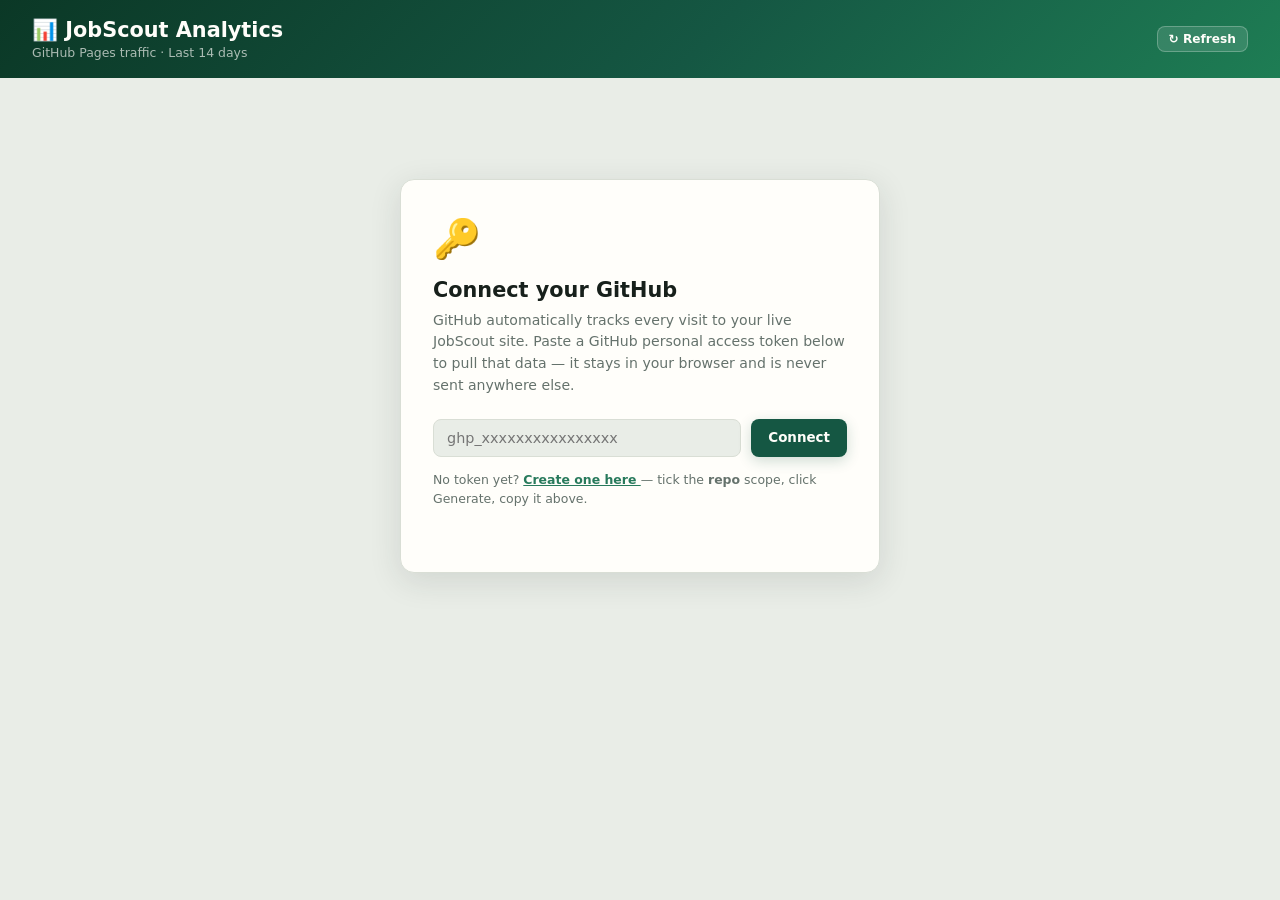
<file: analytics.html>
<!doctype html>
<html lang="en">
<head>
  <meta charset="utf-8">
  <meta name="viewport" content="width=device-width, initial-scale=1">
  <title>JobScout — Analytics</title>
  <style>
    :root {
      --ink: #17201b;
      --muted: #65726c;
      --panel: #f7f5ef;
      --paper: #fffefa;
      --line: #d9ded5;
      --green: #287a5c;
      --green-dark: #155743;
      --gold: #b87a18;
      --red: #c04a3b;
      --bg: #e9ede7;
      --shadow: 0 8px 32px rgba(35,44,38,0.12);
    }
    * { box-sizing: border-box; }
    body {
      margin: 0;
      background: var(--bg);
      color: var(--ink);
      font-family: Inter, ui-sans-serif, system-ui, -apple-system, sans-serif;
      min-height: 100vh;
    }
    h1, h2, h3, p { margin: 0; }

    /* ── Header ── */
    .top-bar {
      background: linear-gradient(135deg, #0b3826 0%, var(--green-dark) 55%, #1e7d54 100%);
      padding: 18px 32px;
      display: flex;
      align-items: center;
      justify-content: space-between;
      gap: 16px;
    }
    .top-bar h1 { color: #fffefa; font-size: 1.3rem; }
    .top-bar p  { color: rgba(255,254,250,0.65); font-size: 0.78rem; margin-top: 3px; }
    .top-bar-right { display: flex; align-items: center; gap: 10px; }
    #lastUpdated { color: rgba(255,254,250,0.55); font-size: 0.78rem; }

    /* ── Buttons ── */
    button {
      border: 1px solid var(--line);
      border-radius: 8px;
      background: var(--paper);
      color: var(--ink);
      padding: 9px 16px;
      font: inherit;
      font-weight: 700;
      font-size: 0.84rem;
      cursor: pointer;
      transition: transform 120ms ease, box-shadow 120ms ease;
    }
    button:hover { transform: translateY(-1px); box-shadow: var(--shadow); }
    button:disabled { opacity: 0.55; cursor: wait; transform: none; box-shadow: none; }
    .btn-primary {
      background: var(--green-dark);
      color: #fffefa;
      border-color: transparent;
      box-shadow: 0 4px 14px rgba(21,87,67,0.2);
    }
    .btn-ghost {
      background: rgba(255,254,250,0.12);
      color: #fffefa;
      border-color: rgba(255,254,250,0.25);
    }
    .btn-ghost:hover { background: rgba(255,254,250,0.22); transform: none; }
    .btn-sm { padding: 5px 11px; font-size: 0.76rem; font-weight: 700; }

    /* ── Shell ── */
    .shell {
      max-width: 960px;
      margin: 0 auto;
      padding: 28px 20px 64px;
    }

    /* ── Setup card ── */
    .setup-wrap {
      display: flex;
      align-items: center;
      justify-content: center;
      min-height: 60vh;
    }
    .setup-card {
      background: var(--paper);
      border: 1px solid var(--line);
      border-radius: 14px;
      padding: 36px 32px;
      max-width: 480px;
      width: 100%;
      box-shadow: var(--shadow);
    }
    .setup-card .icon { font-size: 2.4rem; margin-bottom: 16px; }
    .setup-card h2 { font-size: 1.3rem; margin-bottom: 8px; }
    .setup-card .sub { color: var(--muted); font-size: 0.88rem; line-height: 1.55; margin-bottom: 22px; }
    .input-row {
      display: flex;
      gap: 10px;
      margin-bottom: 14px;
    }
    .input-row input {
      flex: 1;
      min-width: 0;
      border: 1px solid var(--line);
      border-radius: 8px;
      padding: 10px 13px;
      font: inherit;
      font-size: 0.9rem;
      background: var(--bg);
      color: var(--ink);
      outline: none;
      transition: border-color 160ms ease, box-shadow 160ms ease;
    }
    .input-row input:focus {
      border-color: var(--green);
      box-shadow: 0 0 0 3px rgba(40,122,92,0.15);
    }
    .setup-help { font-size: 0.78rem; color: var(--muted); line-height: 1.5; }
    .setup-help a { color: var(--green); font-weight: 700; }
    #setupError { color: var(--red); font-size: 0.82rem; margin-top: 10px; min-height: 18px; }

    /* ── Stat grid ── */
    .stat-grid {
      display: grid;
      grid-template-columns: repeat(auto-fit, minmax(190px, 1fr));
      gap: 14px;
      margin-bottom: 20px;
    }
    .stat-card {
      background: var(--paper);
      border: 1px solid var(--line);
      border-radius: 10px;
      padding: 20px;
      box-shadow: var(--shadow);
    }
    .stat-card.accent { border-left: 4px solid var(--green); }
    .stat-card .val {
      font-size: 2.2rem;
      font-weight: 800;
      line-height: 1;
      font-variant-numeric: tabular-nums;
      letter-spacing: -0.02em;
    }
    .stat-card .lbl {
      font-size: 0.72rem;
      font-weight: 700;
      text-transform: uppercase;
      letter-spacing: 0.07em;
      color: var(--muted);
      margin-top: 6px;
    }
    .stat-card .trend {
      font-size: 0.78rem;
      color: var(--green);
      margin-top: 4px;
      font-weight: 650;
    }

    /* ── Section card ── */
    .section {
      background: var(--paper);
      border: 1px solid var(--line);
      border-radius: 10px;
      padding: 22px 24px;
      margin-bottom: 16px;
      box-shadow: var(--shadow);
    }
    .section-title {
      font-size: 0.72rem;
      font-weight: 750;
      text-transform: uppercase;
      letter-spacing: 0.08em;
      color: var(--muted);
      margin-bottom: 18px;
    }

    /* ── Bar chart ── */
    .chart-area {
      overflow-x: auto;
    }
    .chart-bars {
      display: flex;
      align-items: flex-end;
      gap: 5px;
      height: 150px;
      padding-bottom: 28px;
      position: relative;
      min-width: 320px;
    }
    .chart-bars::after {
      content: '';
      position: absolute;
      bottom: 28px;
      left: 0;
      right: 0;
      height: 1px;
      background: var(--line);
    }
    .bar-col {
      flex: 1;
      display: flex;
      flex-direction: column;
      align-items: center;
      justify-content: flex-end;
      gap: 3px;
      height: 100%;
      position: relative;
    }
    .bar {
      width: 100%;
      max-width: 32px;
      border-radius: 3px 3px 0 0;
      min-height: 3px;
      transition: opacity 140ms ease;
      cursor: default;
    }
    .bar.views   { background: var(--green); }
    .bar.uniques { background: #8ecbb4; }
    .bar-col:hover .bar { opacity: 0.75; }
    .bar-date {
      position: absolute;
      bottom: -22px;
      font-size: 0.58rem;
      color: var(--muted);
      white-space: nowrap;
    }
    .chart-legend {
      display: flex;
      gap: 16px;
      margin-top: 10px;
    }
    .leg { display: flex; align-items: center; gap: 6px; font-size: 0.76rem; color: var(--muted); }
    .leg-dot { width: 10px; height: 10px; border-radius: 3px; }
    .leg-dot.views   { background: var(--green); }
    .leg-dot.uniques { background: #8ecbb4; }

    /* ── Referrers ── */
    .ref-list { list-style: none; margin: 0; padding: 0; display: grid; gap: 8px; }
    .ref-item {
      display: grid;
      grid-template-columns: 1fr auto;
      align-items: center;
      gap: 10px;
      padding: 10px 14px;
      background: var(--bg);
      border-radius: 8px;
    }
    .ref-name { font-size: 0.88rem; font-weight: 700; }
    .ref-meta { font-size: 0.76rem; color: var(--muted); white-space: nowrap; }
    .ref-bar-wrap {
      grid-column: 1 / -1;
      height: 3px;
      background: var(--line);
      border-radius: 999px;
      overflow: hidden;
      margin-top: 2px;
    }
    .ref-bar-fill { height: 100%; background: var(--green); border-radius: 999px; }

    /* ── Empty / message ── */
    .empty { text-align: center; padding: 24px; color: var(--muted); font-size: 0.88rem; }
    .notice {
      background: #fef3c7;
      border: 1px solid #d4a339;
      border-radius: 8px;
      padding: 12px 16px;
      font-size: 0.82rem;
      color: #78450a;
      margin-bottom: 16px;
      line-height: 1.5;
    }

    @media (max-width: 600px) {
      .top-bar { padding: 14px 16px; }
      .shell { padding: 16px 14px 48px; }
      .setup-card { padding: 24px 18px; }
      .stat-grid { grid-template-columns: 1fr 1fr; }
      .section { padding: 16px; }
    }
  </style>
</head>
<body>

<div class="top-bar">
  <div>
    <h1>📊 JobScout Analytics</h1>
    <p>GitHub Pages traffic · Last 14 days</p>
  </div>
  <div class="top-bar-right">
    <span id="lastUpdated"></span>
    <button class="btn-ghost btn-sm" id="refreshBtn" onclick="loadStats()">↻ Refresh</button>
    <button class="btn-ghost btn-sm" id="disconnectBtn" onclick="disconnect()" hidden>Disconnect</button>
  </div>
</div>

<div class="shell">

  <!-- ── Setup ── -->
  <div id="setupView" class="setup-wrap">
    <div class="setup-card">
      <div class="icon">🔑</div>
      <h2>Connect your GitHub</h2>
      <p class="sub">
        GitHub automatically tracks every visit to your live JobScout site. Paste a GitHub
        personal access token below to pull that data — it stays in your browser and is never sent anywhere else.
      </p>
      <div class="input-row">
        <input type="password" id="patInput" placeholder="ghp_xxxxxxxxxxxxxxxx" autocomplete="off" spellcheck="false">
        <button class="btn-primary" id="connectBtn" onclick="connect()">Connect</button>
      </div>
      <p class="setup-help">
        No token yet?
        <a href="https://github.com/settings/tokens/new?scopes=repo&description=JobScout+Analytics" target="_blank" rel="noopener noreferrer">
          Create one here
        </a>
        — tick the <strong>repo</strong> scope, click Generate, copy it above.
      </p>
      <div id="setupError"></div>
    </div>
  </div>

  <!-- ── Dashboard ── -->
  <div id="dashView" hidden>

    <div class="notice" id="dataNotice" hidden>
      ⚠️ Your site may be new — GitHub only starts tracking traffic after your first visitor, and data can take up to 24 hours to appear.
    </div>

    <div class="stat-grid" id="statGrid"></div>

    <div class="section">
      <div class="section-title">Daily Traffic — Views &amp; Unique Visitors</div>
      <div class="chart-area">
        <div class="chart-bars" id="chartBars"></div>
      </div>
      <div class="chart-legend">
        <div class="leg"><div class="leg-dot views"></div>Page views</div>
        <div class="leg"><div class="leg-dot uniques"></div>Unique visitors</div>
      </div>
    </div>

    <div class="section">
      <div class="section-title">Where Visitors Came From</div>
      <ul class="ref-list" id="refList"></ul>
    </div>

  </div>

</div>

<script>
  var REPO = "ThatDev5/JobScoutMap";
  var PAT_KEY = "jsa-pat-v1";

  function getToken() { return localStorage.getItem(PAT_KEY); }

  function connect() {
    var pat = document.getElementById("patInput").value.trim();
    if (!pat) return;
    document.getElementById("setupError").textContent = "";
    document.getElementById("connectBtn").disabled = true;
    document.getElementById("connectBtn").textContent = "Connecting…";
    localStorage.setItem(PAT_KEY, pat);
    loadStats(true);
  }

  function disconnect() {
    localStorage.removeItem(PAT_KEY);
    document.getElementById("setupView").hidden = false;
    document.getElementById("dashView").hidden = true;
    document.getElementById("disconnectBtn").hidden = true;
    document.getElementById("lastUpdated").textContent = "";
    document.getElementById("patInput").value = "";
  }

  function apiFetch(path) {
    return fetch("https://api.github.com/repos/" + REPO + path, {
      headers: {
        Authorization: "token " + getToken(),
        Accept: "application/vnd.github.v3+json"
      }
    }).then(function(res) {
      if (res.status === 401) throw new Error("invalid_token");
      if (res.status === 403) throw new Error("no_permission");
      if (!res.ok) throw new Error("HTTP " + res.status);
      return res.json();
    });
  }

  function fmt(n) {
    if (n >= 1000000) return (n / 1000000).toFixed(1) + "M";
    if (n >= 1000)    return (n / 1000).toFixed(1) + "k";
    return String(n);
  }

  function fmtDate(iso) {
    var d = new Date(iso);
    return (d.getMonth() + 1) + "/" + d.getDate();
  }

  function escHtml(s) {
    return String(s)
      .replace(/&/g,"&amp;").replace(/</g,"&lt;")
      .replace(/>/g,"&gt;").replace(/"/g,"&quot;");
  }

  function statCard(val, label, accent, trend) {
    return '<div class="stat-card' + (accent ? " accent" : "") + '">' +
      '<div class="val">' + escHtml(val) + '</div>' +
      '<div class="lbl">' + escHtml(label) + '</div>' +
      (trend ? '<div class="trend">' + escHtml(trend) + '</div>' : '') +
      '</div>';
  }

  function loadStats(isFirstLoad) {
    if (!getToken()) return;
    var btn = document.getElementById("refreshBtn");
    btn.disabled = true;
    btn.textContent = "Loading…";

    Promise.all([
      apiFetch("/traffic/views"),
      apiFetch("/traffic/popular/referrers")
    ]).then(function(results) {
      var views = results[0];
      var refs  = results[1];
      var daily = views.views || [];

      // ── Stat cards ──
      var todayIso  = new Date().toISOString().slice(0, 10);
      var today     = daily.find(function(v) { return v.timestamp.slice(0,10) === todayIso; });
      var yesterday = daily.find(function(v) {
        var d = new Date(); d.setDate(d.getDate() - 1);
        return v.timestamp.slice(0,10) === d.toISOString().slice(0,10);
      });
      var peak = daily.reduce(function(best, v) { return v.count > (best ? best.count : 0) ? v : best; }, null);

      var todayCount = today ? today.count : 0;
      var yesterdayCount = yesterday ? yesterday.count : 0;
      var trendText = todayCount > yesterdayCount
        ? "▲ " + (todayCount - yesterdayCount) + " more than yesterday"
        : todayCount < yesterdayCount && yesterdayCount > 0
          ? "▼ " + (yesterdayCount - todayCount) + " less than yesterday"
          : "";

      document.getElementById("statGrid").innerHTML =
        statCard(fmt(views.uniques), "Unique Visitors (14d)", true, "") +
        statCard(fmt(views.count),   "Total Page Views (14d)", false, "") +
        statCard(fmt(todayCount),    "Views Today", false, trendText) +
        statCard(peak ? fmtDate(peak.timestamp) + " (" + fmt(peak.count) + ")" : "—", "Peak Day", false, "");

      // ── Bar chart ──
      var maxVal = Math.max.apply(null, daily.map(function(v){ return v.count; }).concat([1]));
      if (daily.length) {
        document.getElementById("chartBars").innerHTML = daily.map(function(v) {
          var h  = Math.max(3, Math.round((v.count   / maxVal) * 120));
          var uh = Math.max(3, Math.round((v.uniques / maxVal) * 120));
          return '<div class="bar-col">' +
            '<div class="bar views"   style="height:' + h  + 'px" title="' + v.count   + ' views — '   + fmtDate(v.timestamp) + '"></div>' +
            '<div class="bar uniques" style="height:' + uh + 'px" title="' + v.uniques + ' unique — ' + fmtDate(v.timestamp) + '"></div>' +
            '<span class="bar-date">' + fmtDate(v.timestamp) + '</span>' +
          '</div>';
        }).join("");
      } else {
        document.getElementById("chartBars").innerHTML = '<div class="empty" style="position:absolute;inset:0;display:flex;align-items:center;justify-content:center;">No data yet</div>';
        document.getElementById("dataNotice").hidden = false;
      }

      // ── Referrers ──
      var maxRef = Math.max.apply(null, (refs || []).map(function(r){ return r.count; }).concat([1]));
      document.getElementById("refList").innerHTML = (refs && refs.length)
        ? refs.slice(0,10).map(function(r) {
            var pct = Math.round((r.count / maxRef) * 100);
            var name = r.referrer || "Direct / unknown";
            return '<li class="ref-item">' +
              '<span class="ref-name">' + escHtml(name) + '</span>' +
              '<span class="ref-meta">' + r.count + ' views · ' + r.uniques + ' unique</span>' +
              '<div class="ref-bar-wrap"><div class="ref-bar-fill" style="width:' + pct + '%"></div></div>' +
            '</li>';
          }).join("")
        : '<li class="empty">No referrer data yet — traffic will appear here as people find your site.</li>';

      // ── Show dashboard ──
      document.getElementById("setupView").hidden  = true;
      document.getElementById("dashView").hidden   = false;
      document.getElementById("disconnectBtn").hidden = false;
      document.getElementById("lastUpdated").textContent = "Updated " + new Date().toLocaleTimeString();

    }).catch(function(err) {
      if (err.message === "invalid_token") {
        document.getElementById("setupError").textContent = "Token not recognized — double-check it and try again.";
        localStorage.removeItem(PAT_KEY);
        document.getElementById("setupView").hidden = false;
        document.getElementById("dashView").hidden  = true;
        document.getElementById("disconnectBtn").hidden = true;
      } else if (err.message === "no_permission") {
        document.getElementById("setupError").textContent = "Token needs the 'repo' scope. Create a new one with that scope checked.";
        localStorage.removeItem(PAT_KEY);
        document.getElementById("setupView").hidden = false;
        document.getElementById("dashView").hidden  = true;
        document.getElementById("disconnectBtn").hidden = true;
      } else {
        document.getElementById("lastUpdated").textContent = "Error: " + err.message;
      }
    }).finally(function() {
      document.getElementById("connectBtn").disabled = false;
      document.getElementById("connectBtn").textContent = "Connect";
      btn.disabled = false;
      btn.textContent = "↻ Refresh";
    });
  }

  document.getElementById("patInput").addEventListener("keydown", function(e) {
    if (e.key === "Enter") connect();
  });

  // Auto-init if token already saved
  if (getToken()) {
    document.getElementById("setupView").hidden = true;
    loadStats();
    setInterval(loadStats, 5 * 60 * 1000); // refresh every 5 min
  }
</script>
</body>
</html>
</file>
